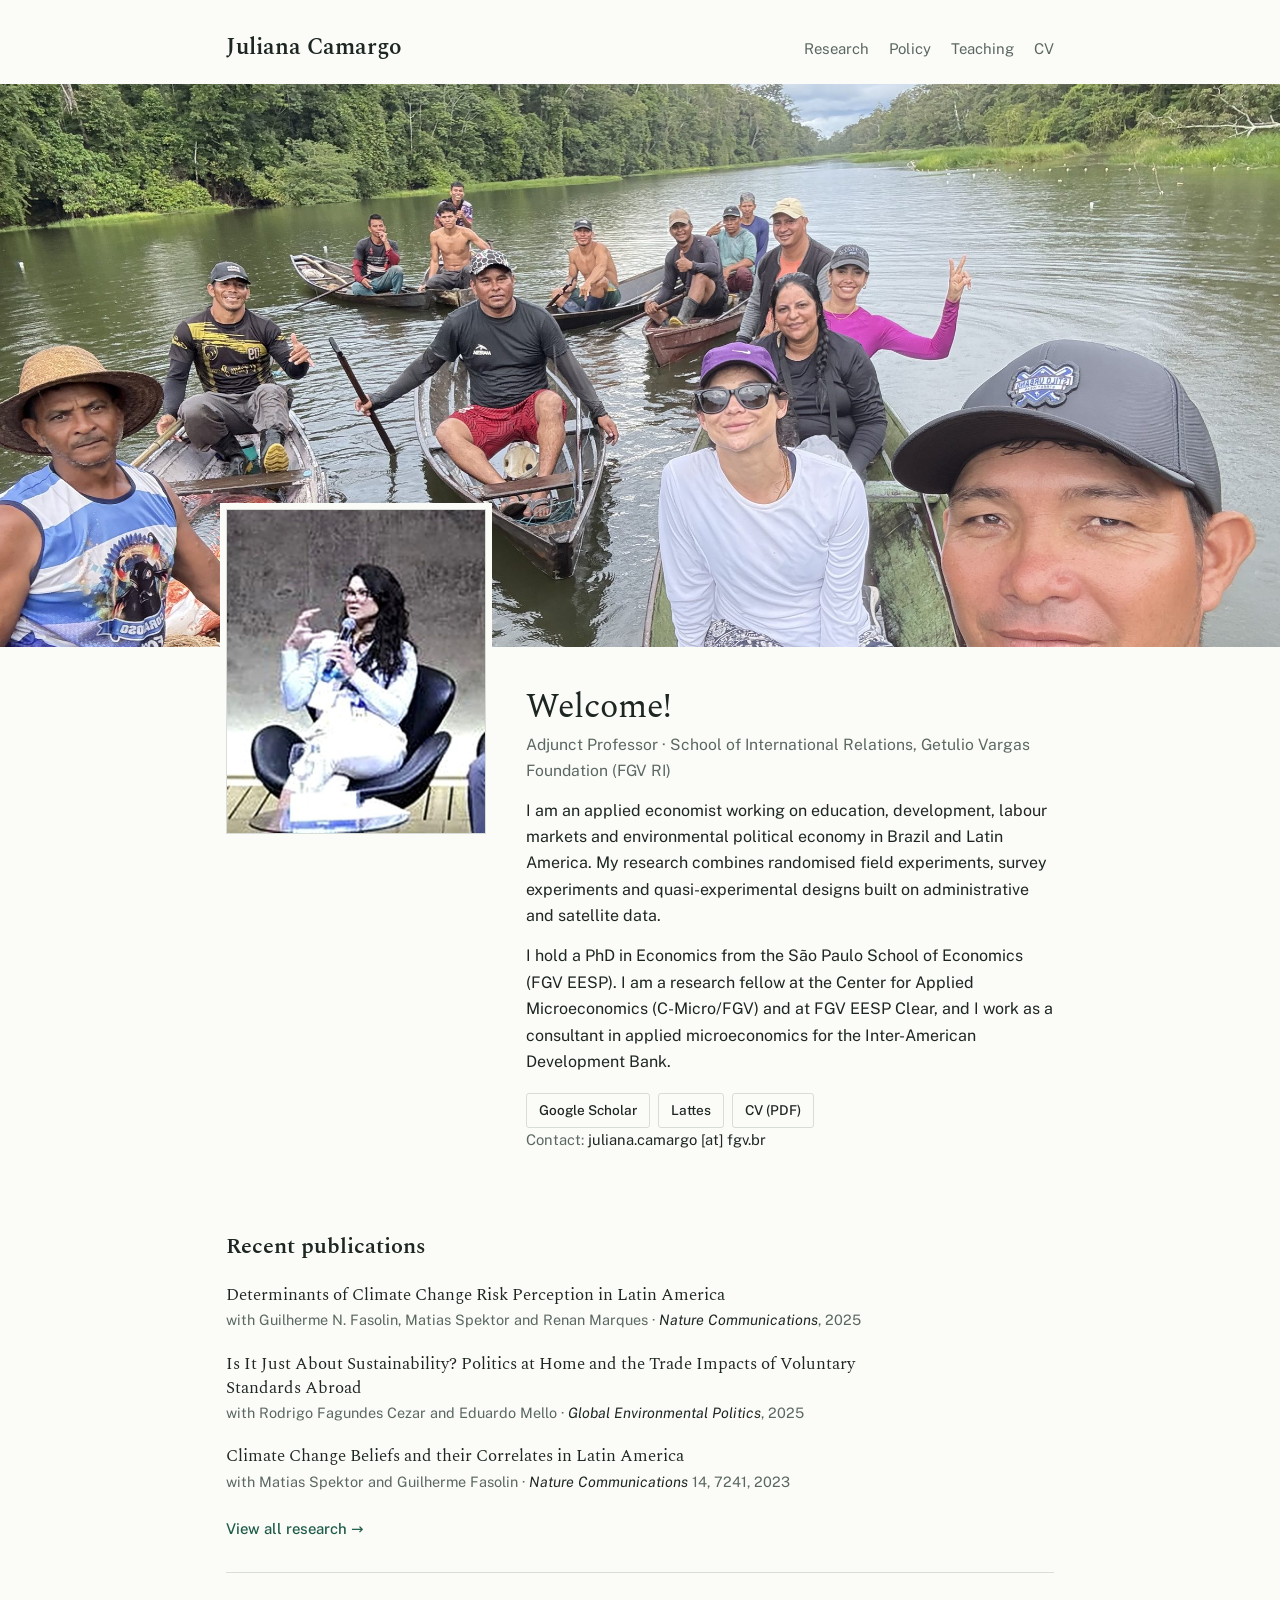
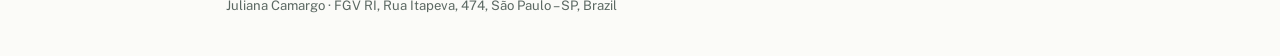
<file: index.html>
<!doctype html>
<html lang="en">
<head>
<meta charset="utf-8">
<meta name="viewport" content="width=device-width, initial-scale=1, viewport-fit=cover">
<meta name="description" content="Juliana Camargo, applied economist and Adjunct Professor at FGV RI. Research on education, development, labour and environmental political economy in Brazil.">
<title>Juliana Camargo</title>
<link rel="preconnect" href="https://fonts.googleapis.com">
<link rel="preconnect" href="https://fonts.gstatic.com" crossorigin>
<link rel="stylesheet" href="https://fonts.googleapis.com/css2?family=Spectral:ital,wght@0,400;0,600;1,400&amp;family=Public+Sans:wght@400;500;600&amp;display=swap">
<link rel="stylesheet" href="style.css">
</head>
<body class="home">

<div class="wrap">
<header class="top">
  <a class="brand" href="index.html">Juliana Camargo</a>
  <nav aria-label="Main">
    <a href="research.html">Research</a>
    <a href="policy.html">Policy</a>
    <a href="teaching.html">Teaching</a>
    <a href="cv.html">CV</a>
  </nav>
</header>
</div>

<div class="banner"><img src="images/fundo.jpg" alt="Fieldwork by canoe on a river in the Amazon"></div>
<div style="height:12px"></div>

<div class="wrap">
<main>
<div class="hero" id="about">
  <figure class="photo">
    <div class="frame"><img src="images/retrato.jpg" alt="Juliana Camargo speaking on a panel"></div>
  </figure>
  <div>
    <h1>Welcome!</h1>
    <p class="role">Adjunct Professor · School of International Relations, Getulio Vargas Foundation (FGV RI)</p>
    <p>I am an applied economist working on education, development, labour markets and environmental political economy in Brazil and Latin America. My research combines randomised field experiments, survey experiments and quasi-experimental designs built on administrative and satellite data.</p>
    <p>I hold a PhD in Economics from the São Paulo School of Economics (FGV EESP). I am a research fellow at the Center for Applied Microeconomics (C-Micro/FGV) and at FGV EESP Clear, and I work as a consultant in applied microeconomics for the Inter-American Development Bank.</p>
    <div class="links">
      <a href="https://scholar.google.com/citations?user=M-V9Fb8AAAAJ&amp;hl=en" target="_blank" rel="noopener">Google Scholar</a>
      <a href="http://lattes.cnpq.br/1622268931488332" target="_blank" rel="noopener">Lattes</a>
      <a href="cv.pdf" target="_blank" rel="noopener">CV (PDF)</a>
    </div>
    <p class="contact">Contact: <span>juliana.camargo [at] fgv.br</span></p>
  </div>
</div>

<section>
  <h2>Recent publications</h2>
  <ul class="pubs">
    <li><span class="ptitle"><a href="https://doi.org/10.1038/s41467-025-58072-2" target="_blank" rel="noopener">Determinants of Climate Change Risk Perception in Latin America</a></span>
      <span class="meta">with Guilherme N. Fasolin, Matias Spektor and Renan Marques · <em>Nature Communications</em>, 2025</span></li>
    <li><span class="ptitle"><a href="https://doi.org/10.1162/glep_a_00776" target="_blank" rel="noopener">Is It Just About Sustainability? Politics at Home and the Trade Impacts of Voluntary Standards Abroad</a></span>
      <span class="meta">with Rodrigo Fagundes Cezar and Eduardo Mello · <em>Global Environmental Politics</em>, 2025</span></li>
    <li><span class="ptitle"><a href="https://doi.org/10.1038/s41467-023-42729-x" target="_blank" rel="noopener">Climate Change Beliefs and their Correlates in Latin America</a></span>
      <span class="meta">with Matias Spektor and Guilherme Fasolin · <em>Nature Communications</em> 14, 7241, 2023</span></li>
  </ul>
  <p class="more"><a href="research.html">View all research →</a></p>
</section>
</main>
</div>

<div class="wrap">
<footer>Juliana Camargo · FGV RI, Rua Itapeva, 474, São Paulo – SP, Brazil</footer>
</div>

</body>
</html>
</file>
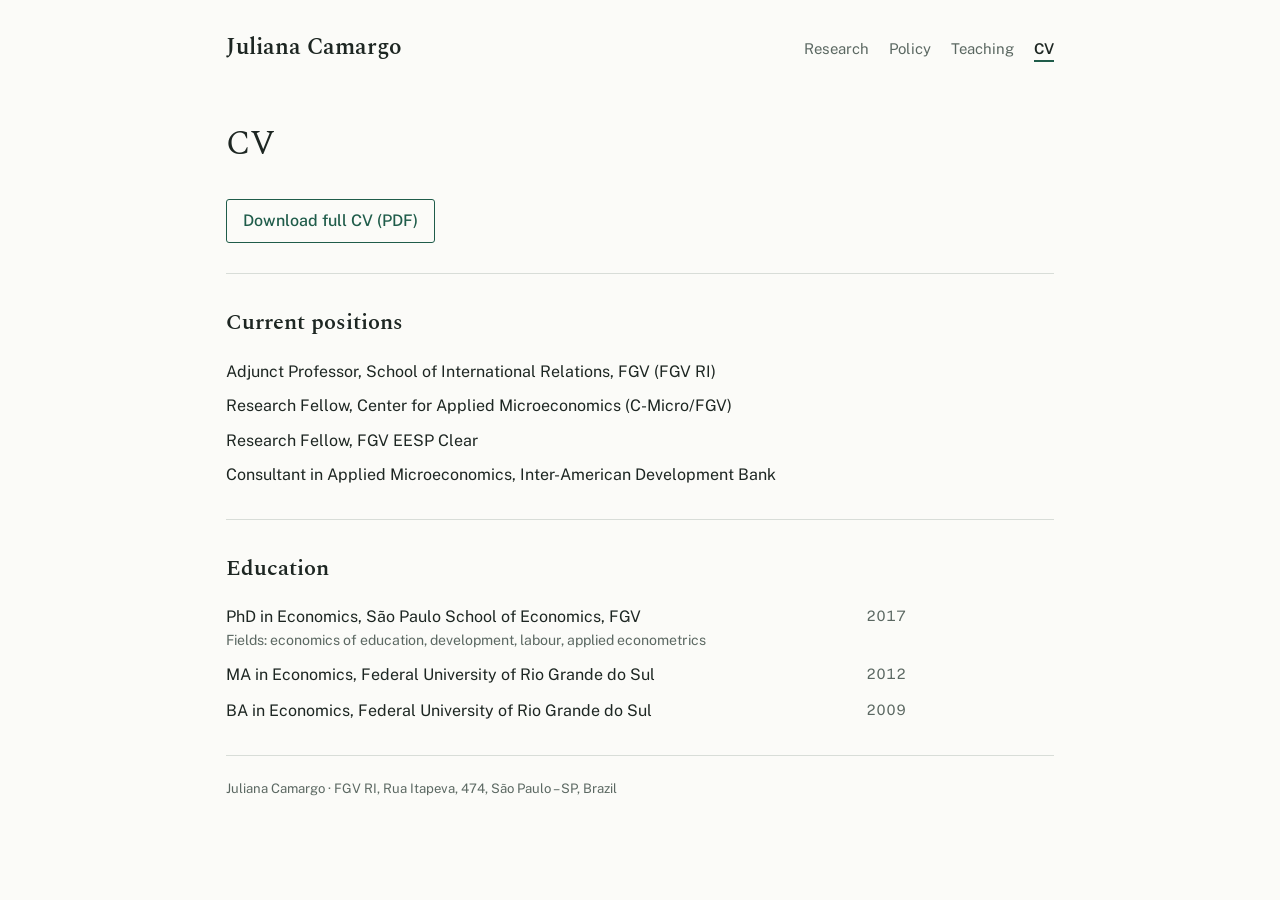
<file: cv.html>
<!doctype html>
<html lang="en">
<head>
<meta charset="utf-8">
<meta name="viewport" content="width=device-width, initial-scale=1, viewport-fit=cover">
<meta name="description" content="Juliana Camargo, applied economist and Adjunct Professor at FGV RI. Research on education, development, labour and environmental political economy in Brazil.">
<title>CV · Juliana Camargo</title>
<link rel="preconnect" href="https://fonts.googleapis.com">
<link rel="preconnect" href="https://fonts.gstatic.com" crossorigin>
<link rel="stylesheet" href="https://fonts.googleapis.com/css2?family=Spectral:ital,wght@0,400;0,600;1,400&amp;family=Public+Sans:wght@400;500;600&amp;display=swap">
<link rel="stylesheet" href="style.css">
</head>
<body class="page">

<div class="wrap">
<header class="top">
  <a class="brand" href="index.html">Juliana Camargo</a>
  <nav aria-label="Main">
    <a href="research.html">Research</a>
    <a href="policy.html">Policy</a>
    <a href="teaching.html">Teaching</a>
    <a href="cv.html" aria-current="page">CV</a>
  </nav>
</header>
</div>

<div class="wrap">
<div class="page-head">
  <h1>CV</h1>
</div>
<main>
<section>
  <a class="cv-btn" href="cv.pdf" target="_blank" rel="noopener">Download full CV (PDF)</a>
</section>
<section>
  <h2>Current positions</h2>
  <ul class="plain">
    <li>Adjunct Professor, School of International Relations, FGV (FGV RI)</li>
    <li>Research Fellow, Center for Applied Microeconomics (C-Micro/FGV)</li>
    <li>Research Fellow, FGV EESP Clear</li>
    <li>Consultant in Applied Microeconomics, Inter-American Development Bank</li>
  </ul>
</section>
<section>
  <h2>Education</h2>
  <ul class="rows">
    <li><span>PhD in Economics, São Paulo School of Economics, FGV</span><span class="yr">2017</span>
      <span class="sub">Fields: economics of education, development, labour, applied econometrics</span></li>
    <li><span>MA in Economics, Federal University of Rio Grande do Sul</span><span class="yr">2012</span></li>
    <li><span>BA in Economics, Federal University of Rio Grande do Sul</span><span class="yr">2009</span></li>
  </ul>

</section>
</main>
</div>

<div class="wrap">
<footer>Juliana Camargo · FGV RI, Rua Itapeva, 474, São Paulo – SP, Brazil</footer>
</div>

</body>
</html>
</file>
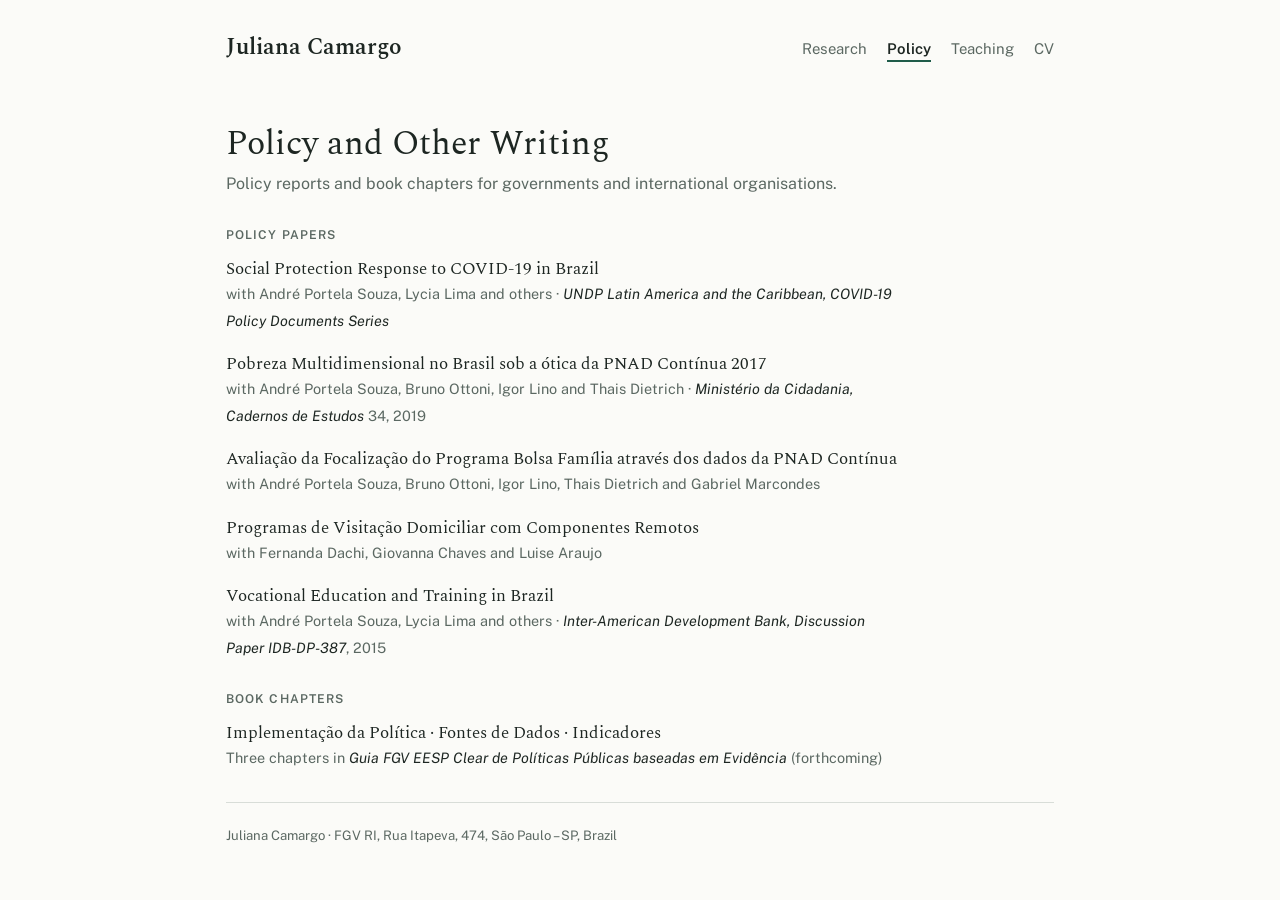
<file: policy.html>
<!doctype html>
<html lang="en">
<head>
<meta charset="utf-8">
<meta name="viewport" content="width=device-width, initial-scale=1, viewport-fit=cover">
<meta name="description" content="Juliana Camargo, applied economist and Adjunct Professor at FGV RI. Research on education, development, labour and environmental political economy in Brazil.">
<title>Policy · Juliana Camargo</title>
<link rel="preconnect" href="https://fonts.googleapis.com">
<link rel="preconnect" href="https://fonts.gstatic.com" crossorigin>
<link rel="stylesheet" href="https://fonts.googleapis.com/css2?family=Spectral:ital,wght@0,400;0,600;1,400&amp;family=Public+Sans:wght@400;500;600&amp;display=swap">
<link rel="stylesheet" href="style.css">
</head>
<body class="page">

<div class="wrap">
<header class="top">
  <a class="brand" href="index.html">Juliana Camargo</a>
  <nav aria-label="Main">
    <a href="research.html">Research</a>
    <a href="policy.html" aria-current="page">Policy</a>
    <a href="teaching.html">Teaching</a>
    <a href="cv.html">CV</a>
  </nav>
</header>
</div>

<div class="wrap">
<div class="page-head">
  <h1>Policy and Other Writing</h1>
  <p>Policy reports and book chapters for governments and international organisations.</p>
</div>
<main>
<section>
  <h3>Policy papers</h3>
  <ul class="pubs">
    <li><span class="ptitle">Social Protection Response to COVID-19 in Brazil</span>
      <span class="meta">with André Portela Souza, Lycia Lima and others · <em>UNDP Latin America and the Caribbean, COVID-19 Policy Documents Series</em></span></li>
    <li><span class="ptitle">Pobreza Multidimensional no Brasil sob a ótica da PNAD Contínua 2017</span>
      <span class="meta">with André Portela Souza, Bruno Ottoni, Igor Lino and Thais Dietrich · <em>Ministério da Cidadania, Cadernos de Estudos</em> 34, 2019</span></li>
    <li><span class="ptitle">Avaliação da Focalização do Programa Bolsa Família através dos dados da PNAD Contínua</span>
      <span class="meta">with André Portela Souza, Bruno Ottoni, Igor Lino, Thais Dietrich and Gabriel Marcondes</span></li>
    <li><span class="ptitle">Programas de Visitação Domiciliar com Componentes Remotos</span>
      <span class="meta">with Fernanda Dachi, Giovanna Chaves and Luise Araujo</span></li>
    <li><span class="ptitle">Vocational Education and Training in Brazil</span>
      <span class="meta">with André Portela Souza, Lycia Lima and others · <em>Inter-American Development Bank, Discussion Paper IDB-DP-387</em>, 2015</span></li>
  </ul>
  <h3>Book chapters</h3>
  <ul class="pubs">
    <li><span class="ptitle">Implementação da Política · Fontes de Dados · Indicadores</span>
      <span class="meta">Three chapters in <em>Guia FGV EESP Clear de Políticas Públicas baseadas em Evidência</em> (forthcoming)</span></li>
  </ul>

</section>
</main>
</div>

<div class="wrap">
<footer>Juliana Camargo · FGV RI, Rua Itapeva, 474, São Paulo – SP, Brazil</footer>
</div>

</body>
</html>
</file>
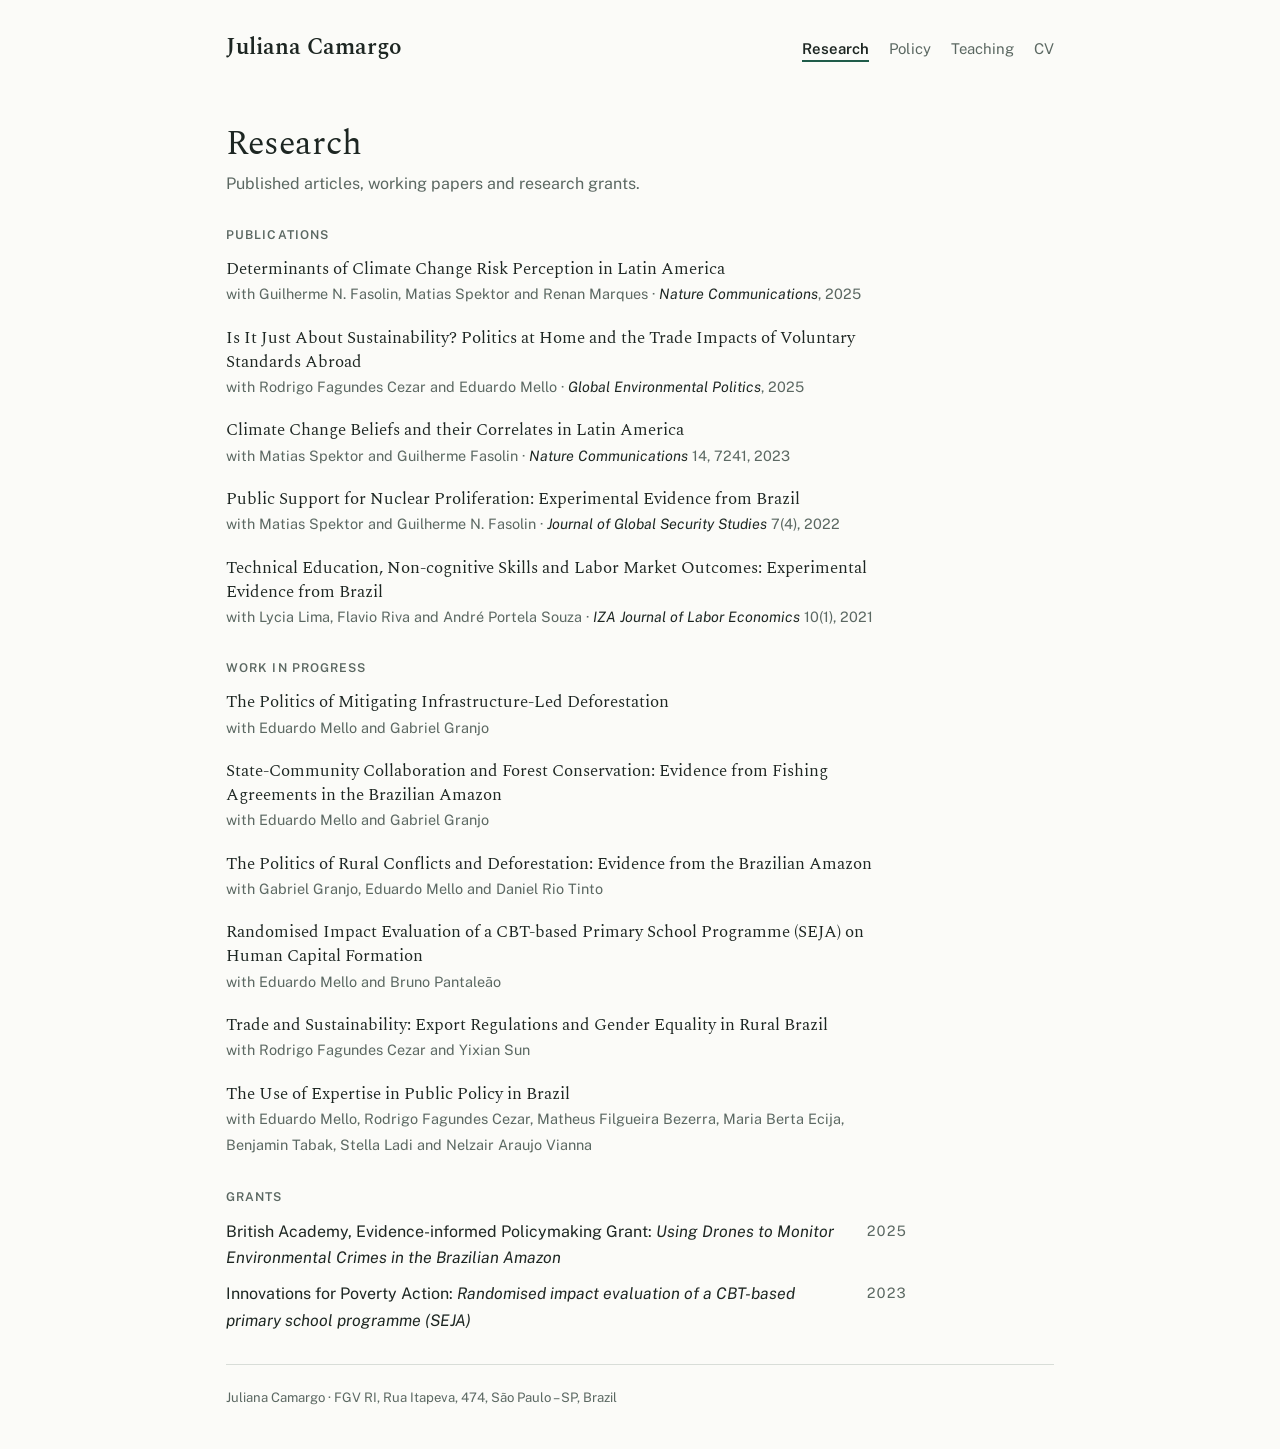
<file: research.html>
<!doctype html>
<html lang="en">
<head>
<meta charset="utf-8">
<meta name="viewport" content="width=device-width, initial-scale=1, viewport-fit=cover">
<meta name="description" content="Juliana Camargo, applied economist and Adjunct Professor at FGV RI. Research on education, development, labour and environmental political economy in Brazil.">
<title>Research · Juliana Camargo</title>
<link rel="preconnect" href="https://fonts.googleapis.com">
<link rel="preconnect" href="https://fonts.gstatic.com" crossorigin>
<link rel="stylesheet" href="https://fonts.googleapis.com/css2?family=Spectral:ital,wght@0,400;0,600;1,400&amp;family=Public+Sans:wght@400;500;600&amp;display=swap">
<link rel="stylesheet" href="style.css">
</head>
<body class="page">

<div class="wrap">
<header class="top">
  <a class="brand" href="index.html">Juliana Camargo</a>
  <nav aria-label="Main">
    <a href="research.html" aria-current="page">Research</a>
    <a href="policy.html">Policy</a>
    <a href="teaching.html">Teaching</a>
    <a href="cv.html">CV</a>
  </nav>
</header>
</div>

<div class="wrap">
<div class="page-head">
  <h1>Research</h1>
  <p>Published articles, working papers and research grants.</p>
</div>
<main>
<section>

  <h3>Publications</h3>
  <ul class="pubs">
    <li><span class="ptitle"><a href="https://doi.org/10.1038/s41467-025-58072-2" target="_blank" rel="noopener">Determinants of Climate Change Risk Perception in Latin America</a></span>
      <span class="meta">with Guilherme N. Fasolin, Matias Spektor and Renan Marques · <em>Nature Communications</em>, 2025</span></li>
    <li><span class="ptitle"><a href="https://doi.org/10.1162/glep_a_00776" target="_blank" rel="noopener">Is It Just About Sustainability? Politics at Home and the Trade Impacts of Voluntary Standards Abroad</a></span>
      <span class="meta">with Rodrigo Fagundes Cezar and Eduardo Mello · <em>Global Environmental Politics</em>, 2025</span></li>
    <li><span class="ptitle"><a href="https://doi.org/10.1038/s41467-023-42729-x" target="_blank" rel="noopener">Climate Change Beliefs and their Correlates in Latin America</a></span>
      <span class="meta">with Matias Spektor and Guilherme Fasolin · <em>Nature Communications</em> 14, 7241, 2023</span></li>
    <li><span class="ptitle"><a href="https://doi.org/10.1093/jogss/ogac020" target="_blank" rel="noopener">Public Support for Nuclear Proliferation: Experimental Evidence from Brazil</a></span>
      <span class="meta">with Matias Spektor and Guilherme N. Fasolin · <em>Journal of Global Security Studies</em> 7(4), 2022</span></li>
    <li><span class="ptitle"><a href="https://doi.org/10.2478/izajole-2021-0002" target="_blank" rel="noopener">Technical Education, Non-cognitive Skills and Labor Market Outcomes: Experimental Evidence from Brazil</a></span>
      <span class="meta">with Lycia Lima, Flavio Riva and André Portela Souza · <em>IZA Journal of Labor Economics</em> 10(1), 2021</span></li>
  </ul>

  <h3>Work in progress</h3>
  <ul class="pubs">
    <li><span class="ptitle">The Politics of Mitigating Infrastructure-Led Deforestation</span>
      <span class="meta">with Eduardo Mello and Gabriel Granjo</span></li>
    <li><span class="ptitle">State-Community Collaboration and Forest Conservation: Evidence from Fishing Agreements in the Brazilian Amazon</span>
      <span class="meta">with Eduardo Mello and Gabriel Granjo</span></li>
    <li><span class="ptitle">The Politics of Rural Conflicts and Deforestation: Evidence from the Brazilian Amazon</span>
      <span class="meta">with Gabriel Granjo, Eduardo Mello and Daniel Rio Tinto</span></li>
    <li><span class="ptitle">Randomised Impact Evaluation of a CBT-based Primary School Programme (SEJA) on Human Capital Formation</span>
      <span class="meta">with Eduardo Mello and Bruno Pantaleão</span></li>
    <li><span class="ptitle">Trade and Sustainability: Export Regulations and Gender Equality in Rural Brazil</span>
      <span class="meta">with Rodrigo Fagundes Cezar and Yixian Sun</span></li>
    <li><span class="ptitle">The Use of Expertise in Public Policy in Brazil</span>
      <span class="meta">with Eduardo Mello, Rodrigo Fagundes Cezar, Matheus Filgueira Bezerra, Maria Berta Ecija, Benjamin Tabak, Stella Ladi and Nelzair Araujo Vianna</span></li>
  </ul>

  <h3>Grants</h3>
  <ul class="rows">
    <li><span>British Academy, Evidence-informed Policymaking Grant: <em>Using Drones to Monitor Environmental Crimes in the Brazilian Amazon</em></span><span class="yr">2025</span></li>
    <li><span>Innovations for Poverty Action: <em>Randomised impact evaluation of a CBT-based primary school programme (SEJA)</em></span><span class="yr">2023</span></li>
  </ul>

</section>
</main>
</div>

<div class="wrap">
<footer>Juliana Camargo · FGV RI, Rua Itapeva, 474, São Paulo – SP, Brazil</footer>
</div>

</body>
</html>
</file>
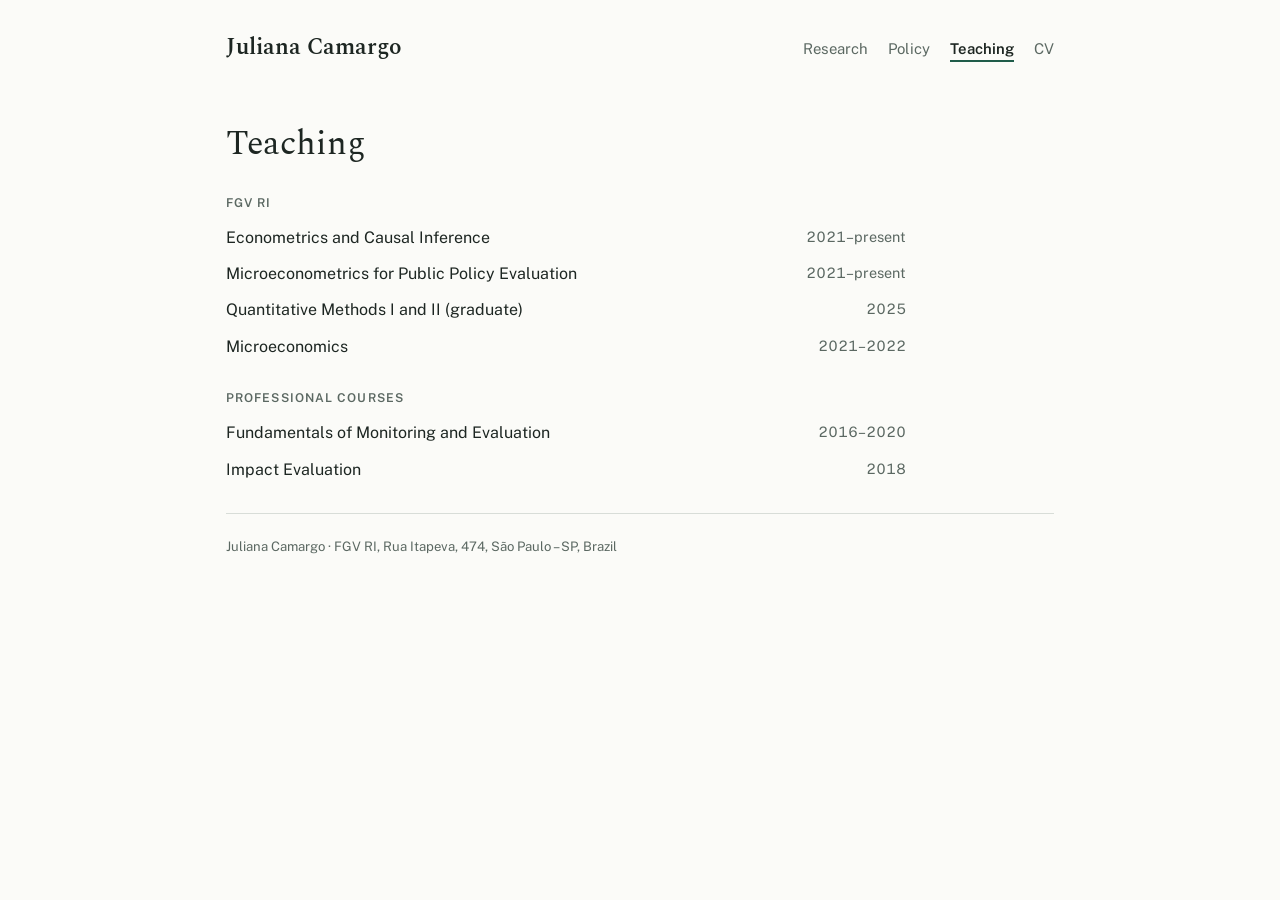
<file: teaching.html>
<!doctype html>
<html lang="en">
<head>
<meta charset="utf-8">
<meta name="viewport" content="width=device-width, initial-scale=1, viewport-fit=cover">
<meta name="description" content="Juliana Camargo, applied economist and Adjunct Professor at FGV RI. Research on education, development, labour and environmental political economy in Brazil.">
<title>Teaching · Juliana Camargo</title>
<link rel="preconnect" href="https://fonts.googleapis.com">
<link rel="preconnect" href="https://fonts.gstatic.com" crossorigin>
<link rel="stylesheet" href="https://fonts.googleapis.com/css2?family=Spectral:ital,wght@0,400;0,600;1,400&amp;family=Public+Sans:wght@400;500;600&amp;display=swap">
<link rel="stylesheet" href="style.css">
</head>
<body class="page">

<div class="wrap">
<header class="top">
  <a class="brand" href="index.html">Juliana Camargo</a>
  <nav aria-label="Main">
    <a href="research.html">Research</a>
    <a href="policy.html">Policy</a>
    <a href="teaching.html" aria-current="page">Teaching</a>
    <a href="cv.html">CV</a>
  </nav>
</header>
</div>

<div class="wrap">
<div class="page-head">
  <h1>Teaching</h1>
</div>
<main>
<section>
  <h3>FGV RI</h3>
  <ul class="rows">
    <li><span>Econometrics and Causal Inference</span><span class="yr">2021–present</span></li>
    <li><span>Microeconometrics for Public Policy Evaluation</span><span class="yr">2021–present</span></li>
    <li><span>Quantitative Methods I and II (graduate)</span><span class="yr">2025</span></li>
    <li><span>Microeconomics</span><span class="yr">2021–2022</span></li>
  </ul>
  <h3>Professional courses</h3>
  <ul class="rows">
    <li><span>Fundamentals of Monitoring and Evaluation</span><span class="yr">2016–2020</span></li>
    <li><span>Impact Evaluation</span><span class="yr">2018</span></li>
  </ul>

</section>
</main>
</div>

<div class="wrap">
<footer>Juliana Camargo · FGV RI, Rua Itapeva, 474, São Paulo – SP, Brazil</footer>
</div>

</body>
</html>
</file>
<file: style.css>
html{-webkit-text-size-adjust:100%}*,*::before,*::after{box-sizing:border-box}body{margin:0}img{max-width:100%}

/* Layout: multi-page academic site; home has cover photo and portrait, inner pages share one reading column */
:root{
  --bg:#fbfbf8; --surface:#f0f2ee; --ink:#1d2622; --muted:#5b6862; --rule:#d8ddd8; --accent:#1f5c4a; --accent-soft:#e2ece7;
  --display:"Spectral",Georgia,"Times New Roman",serif;
  --body:"Public Sans",system-ui,-apple-system,"Segoe UI",sans-serif;
}
@media (prefers-color-scheme:dark){:root:not([data-theme="light"]){
  --bg:#141a17; --surface:#1c2420; --ink:#e6ebe7; --muted:#9caaa3; --rule:#2e3833; --accent:#7cc4a8; --accent-soft:#22332c; color-scheme:dark}}
:root[data-theme="dark"]{
  --bg:#141a17; --surface:#1c2420; --ink:#e6ebe7; --muted:#9caaa3; --rule:#2e3833; --accent:#7cc4a8; --accent-soft:#22332c; color-scheme:dark}

body{background:var(--bg);color:var(--ink);font-family:var(--body);font-size:16px;line-height:1.65}
a{color:var(--accent);text-decoration-thickness:1px;text-underline-offset:3px}
a:hover{text-decoration-thickness:2px}
a:focus-visible{outline:2px solid var(--accent);outline-offset:2px;border-radius:2px}
.wrap{max-width:860px;margin:0 auto;padding-left:max(16px,env(safe-area-inset-left,0px));padding-right:max(16px,env(safe-area-inset-right,0px))}
.wrap>*{min-width:0}
header.top{border-bottom:0!important}
.banner{position:relative;height:clamp(260px,44vw,600px);overflow:hidden;
  background:linear-gradient(170deg,#9fb8ae 0%,#5f8a78 38%,#2f5a4a 62%,#3d6f86 63%,#567f8f 100%)}
.banner img{width:100%;height:100%;object-fit:cover;object-position:center 28%;display:block}

header.top{display:flex;flex-wrap:wrap;justify-content:space-between;align-items:baseline;gap:8px 24px;
  padding-block:28px 18px;border-bottom:1px solid var(--rule)}
.brand{font-family:var(--display);font-size:1.45rem;font-weight:600;color:var(--ink);text-decoration:none}
nav{display:flex;flex-wrap:wrap;gap:6px 20px;font-size:.93rem}
nav a{color:var(--muted);text-decoration:none}
nav a:hover{color:var(--accent)}

.hero{display:grid;grid-template-columns:260px 1fr;gap:40px;padding-block:0 32px;align-items:start}
.hero>div{padding-top:28px}
.photo{margin:-150px 0 0;position:relative}
.photo .frame{box-shadow:0 0 0 6px var(--bg)}
.photo .frame{aspect-ratio:4/5;max-width:100%;background:var(--surface);border:1px solid var(--rule);
  display:grid;place-items:center;color:var(--muted);font-family:var(--display);font-size:3.4rem;overflow:hidden}
.photo .frame img{width:100%;height:100%;object-fit:cover}
.photo figcaption{font-size:.78rem;color:var(--muted);margin-top:8px}
.hero h1{font-family:var(--display);font-weight:400;font-size:2.1rem;line-height:1.2;margin:0 0 4px;text-wrap:balance}
.role{color:var(--muted);margin:0 0 20px;font-size:.98rem}
.hero p{max-width:62ch;margin:0 0 14px}
.links{display:flex;flex-wrap:wrap;gap:8px;margin-top:18px}
.links a{font-size:.85rem;font-weight:500;text-decoration:none;padding:5px 12px;border:1px solid var(--rule);border-radius:3px;color:var(--ink)}
.links a:hover{border-color:var(--accent);color:var(--accent)}
.contact{font-size:.92rem;color:var(--muted);margin-top:14px}
.contact span{color:var(--ink);user-select:all}

section{padding-block:30px;border-top:1px solid var(--rule)}
h2{font-family:var(--display);font-weight:600;font-size:1.4rem;margin:0 0 18px}
h3{font-size:.76rem;text-transform:uppercase;letter-spacing:.09em;color:var(--muted);font-weight:600;margin:28px 0 12px}
h3:first-of-type{margin-top:0}
ul.pubs{list-style:none;margin:0;padding:0;display:grid;gap:18px}
.pubs li{max-width:68ch}
.ptitle{font-family:var(--display);font-size:1.08rem;line-height:1.4;display:block}
.ptitle a{color:var(--ink);text-decoration:none}
.ptitle a:hover{color:var(--accent);text-decoration:underline}
.meta{font-size:.9rem;color:var(--muted)}
.meta em{font-style:italic;color:var(--ink)}
.tag{display:inline-block;font-size:.72rem;font-weight:600;letter-spacing:.04em;text-transform:uppercase;
  background:var(--accent-soft);color:var(--accent);padding:1px 7px;border-radius:2px;margin-left:6px;vertical-align:2px}

.rows{display:grid;gap:10px;margin:0;padding:0;list-style:none}
.rows li{display:grid;grid-template-columns:1fr auto;gap:4px 20px;max-width:68ch}
.rows .yr{color:var(--muted);font-size:.9rem;font-variant-numeric:tabular-nums;white-space:nowrap}
.rows .sub{grid-column:1/-1;font-size:.88rem;color:var(--muted);margin-top:-6px}

footer{border-top:1px solid var(--rule);padding-block:22px 40px;font-size:.82rem;color:var(--muted)}

@media (max-width:640px){
  .hero{grid-template-columns:1fr;gap:24px;padding-block:28px}
  .photo{max-width:200px;margin-top:-90px}
  .hero>div{padding-top:0}
  .hero h1{font-size:1.75rem}
  .rows li{grid-template-columns:1fr}
  .rows .sub{margin-top:0}
}

/* Multi-page additions */
nav a[aria-current="page"]{color:var(--ink);font-weight:600;text-decoration:underline;text-decoration-color:var(--accent);text-decoration-thickness:2px;text-underline-offset:6px}
.page-head{padding-block:40px 8px}
.page-head h1{font-family:var(--display);font-weight:400;font-size:2.1rem;line-height:1.2;margin:0;text-wrap:balance}
.page-head p{color:var(--muted);margin:6px 0 0;max-width:62ch}
main>section:first-of-type{border-top:0}
.page main>section:first-of-type{padding-top:20px}
.more{margin:22px 0 0;font-size:.93rem;font-weight:500}
.more a{text-decoration:none}
.more a:hover{text-decoration:underline}
.cv-btn{display:inline-block;margin-top:6px;font-weight:500;text-decoration:none;padding:8px 16px;border:1px solid var(--accent);border-radius:3px}
.cv-btn:hover{background:var(--accent-soft)}
.plain{list-style:none;margin:0;padding:0;display:grid;gap:8px;max-width:68ch}
@media (max-width:640px){.page-head{padding-block:28px 4px}.page-head h1{font-size:1.75rem}}
</file>
